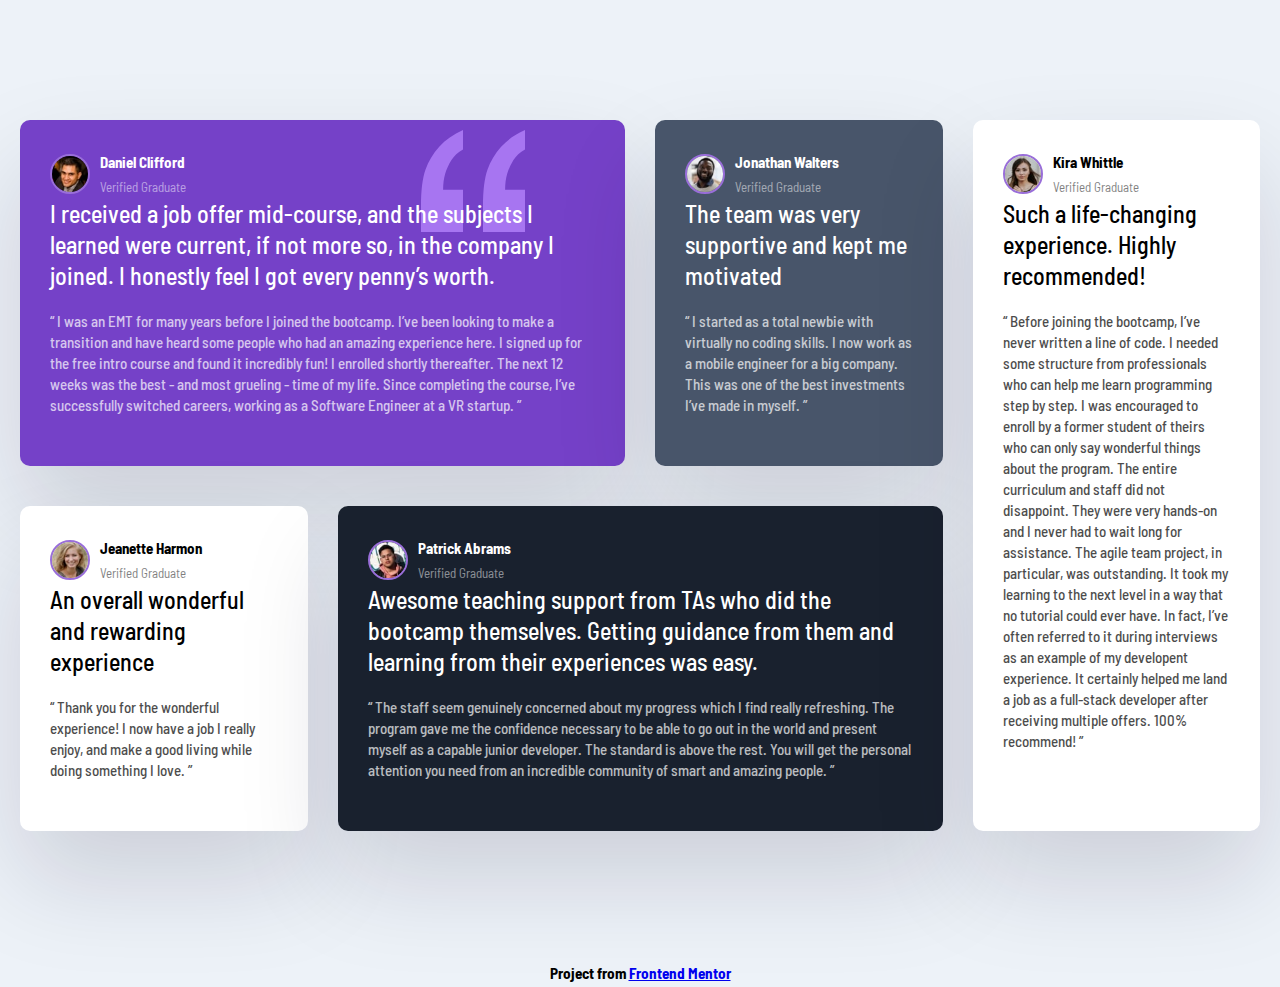
<file: project/index.html>
<!DOCTYPE html>
<html lang="en">
  <head>
    <meta charset="UTF-8" />
    <meta http-equiv="X-UA-Compatible" content="IE=edge" />
    <meta name="viewport" content="width=device-width, initial-scale=1.0" />
    <link rel="stylesheet" href="./style.css" />
    <title>Testimonials</title>
  </head>
  <body>
    <div class="testimonials">
      <div class="card card--bg-purple">
        <header class="card__header">
          <img src="images/image-daniel.jpg" class="card__img" alt="" />
          <div>
            <h3>Daniel Clifford</h3>
            <p>Verified Graduate</p>
          </div>
        </header>
        <p class="card__lead">
          I received a job offer mid-course, and the subjects I learned were
          current, if not more so, in the company I joined. I honestly feel I
          got every penny’s worth.
        </p>
        <p class="card__quote">
          “ I was an EMT for many years before I joined the bootcamp. I’ve been
          looking to make a transition and have heard some people who had an
          amazing experience here. I signed up for the free intro course and
          found it incredibly fun! I enrolled shortly thereafter. The next 12
          weeks was the best - and most grueling - time of my life. Since
          completing the course, I’ve successfully switched careers, working as
          a Software Engineer at a VR startup. ”
        </p>
      </div>

      <div class="card card--bg-gray-blue">
        <header class="card__header">
          <img src="images/image-jonathan.jpg" class="card__img" alt="" />
          <div>
            <h3>Jonathan Walters</h3>
            <p>Verified Graduate</p>
          </div>
        </header>
        <p class="card__lead">
          The team was very supportive and kept me motivated
        </p>
        <p class="card__quote">
          “ I started as a total newbie with virtually no coding skills. I now
          work as a mobile engineer for a big company. This was one of the best
          investments I’ve made in myself. ”
        </p>
      </div>
      <div class="card card--bg-white">
        <header class="card__header">
          <img src="images/image-jeanette.jpg" class="card__img" alt="" />
          <div>
            <h3>Jeanette Harmon</h3>
            <p>Verified Graduate</p>
          </div>
        </header>
        <p class="card__lead">An overall wonderful and rewarding experience</p>
        <p class="card__quote">
          “ Thank you for the wonderful experience! I now have a job I really
          enjoy, and make a good living while doing something I love. ”
        </p>
      </div>
      <div class="card card--bg-black-blue">
        <header class="card__header">
          <img src="images/image-patrick.jpg" class="card__img" alt="" />
          <div>
            <h3>Patrick Abrams</h3>
            <p>Verified Graduate</p>
          </div>
        </header>
        <p class="card__lead">
          Awesome teaching support from TAs who did the bootcamp themselves.
          Getting guidance from them and learning from their experiences was
          easy.
        </p>
        <p class="card__quote">
          “ The staff seem genuinely concerned about my progress which I find
          really refreshing. The program gave me the confidence necessary to be
          able to go out in the world and present myself as a capable junior
          developer. The standard is above the rest. You will get the personal
          attention you need from an incredible community of smart and amazing
          people. ”
        </p>
      </div>
      <div class="card card--bg-white">
        <header class="card__header">
          <img src="images/image-kira.jpg" class="card__img" alt="" />
          <div>
            <h3>Kira Whittle</h3>
            <p>Verified Graduate</p>
          </div>
        </header>
        <p class="card__lead">
          Such a life-changing experience. Highly recommended!
        </p>
        <p class="card__quote">
          “ Before joining the bootcamp, I’ve never written a line of code. I
          needed some structure from professionals who can help me learn
          programming step by step. I was encouraged to enroll by a former
          student of theirs who can only say wonderful things about the program.
          The entire curriculum and staff did not disappoint. They were very
          hands-on and I never had to wait long for assistance. The agile team
          project, in particular, was outstanding. It took my learning to the
          next level in a way that no tutorial could ever have. In fact, I’ve
          often referred to it during interviews as an example of my developent
          experience. It certainly helped me land a job as a full-stack
          developer after receiving multiple offers. 100% recommend! ”
        </p>
      </div>
    </div>
    <footer>
      <h3>
        Project from
        <a
          href="https://www.frontendmentor.io/challenges/testimonials-grid-section-Nnw6J7Un7"
          >Frontend Mentor</a
        >
      </h3>
    </footer>
  </body>
</html>
</file>
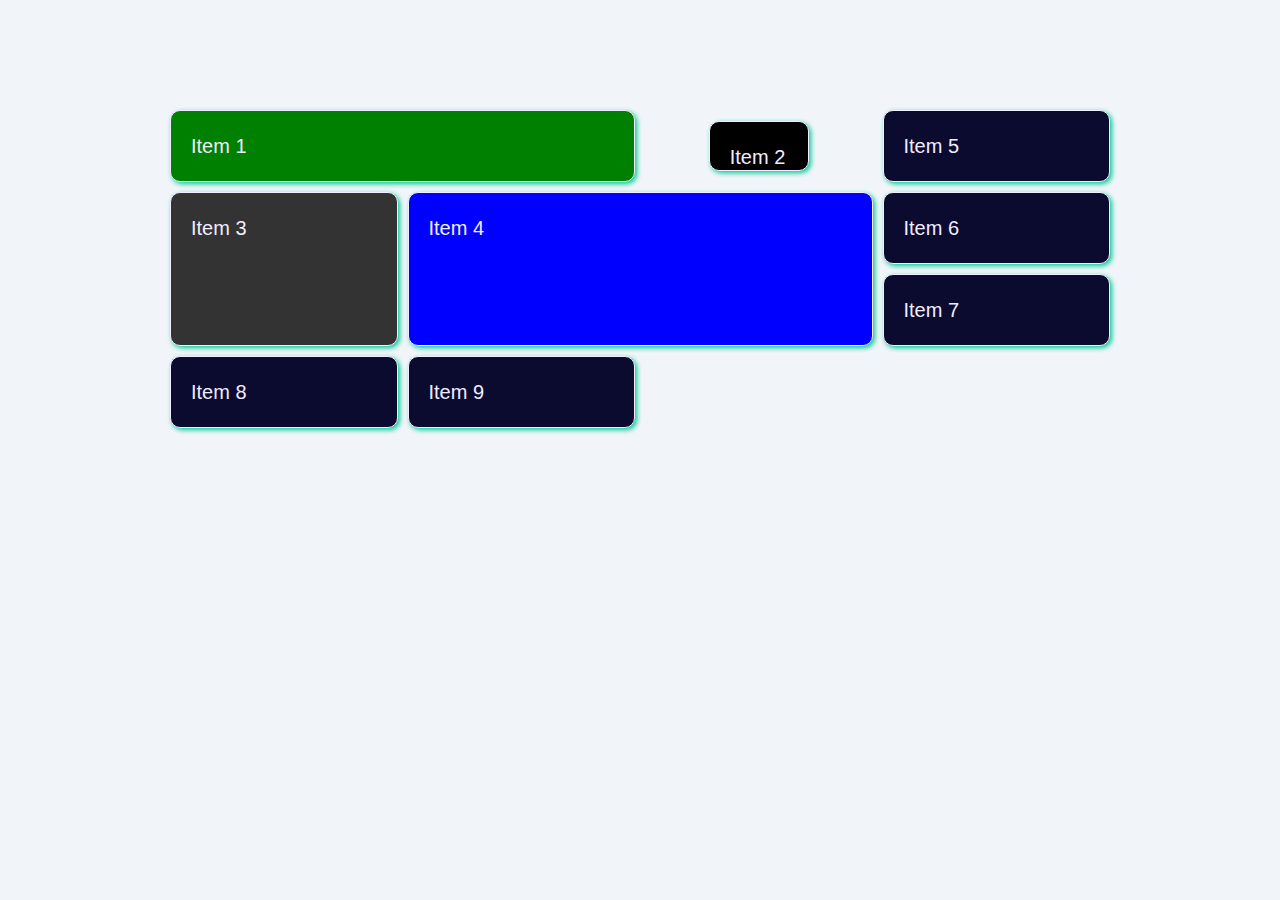
<file: sandbox/index.html>
<!DOCTYPE html>
<html lang="en">
  <head>
    <meta charset="UTF-8" />
    <meta http-equiv="X-UA-Compatible" content="IE=edge" />
    <meta name="viewport" content="width=device-width, initial-scale=1.0" />
    <link rel="stylesheet" href="./grid.css" />
    <title>Css Grid</title>
  </head>
  <body>
    <div class="container">
      <div class="item">Item 1</div>
      <div class="item">Item 2</div>
      <div class="item">Item 3</div>
      <div class="item">Item 4</div>
      <div class="item">Item 5</div>
      <div class="item">Item 6</div>
      <div class="item">Item 7</div>
      <div class="item">Item 8</div>
      <div class="item">Item 9</div>
    </div>
  </body>
</html>
</file>
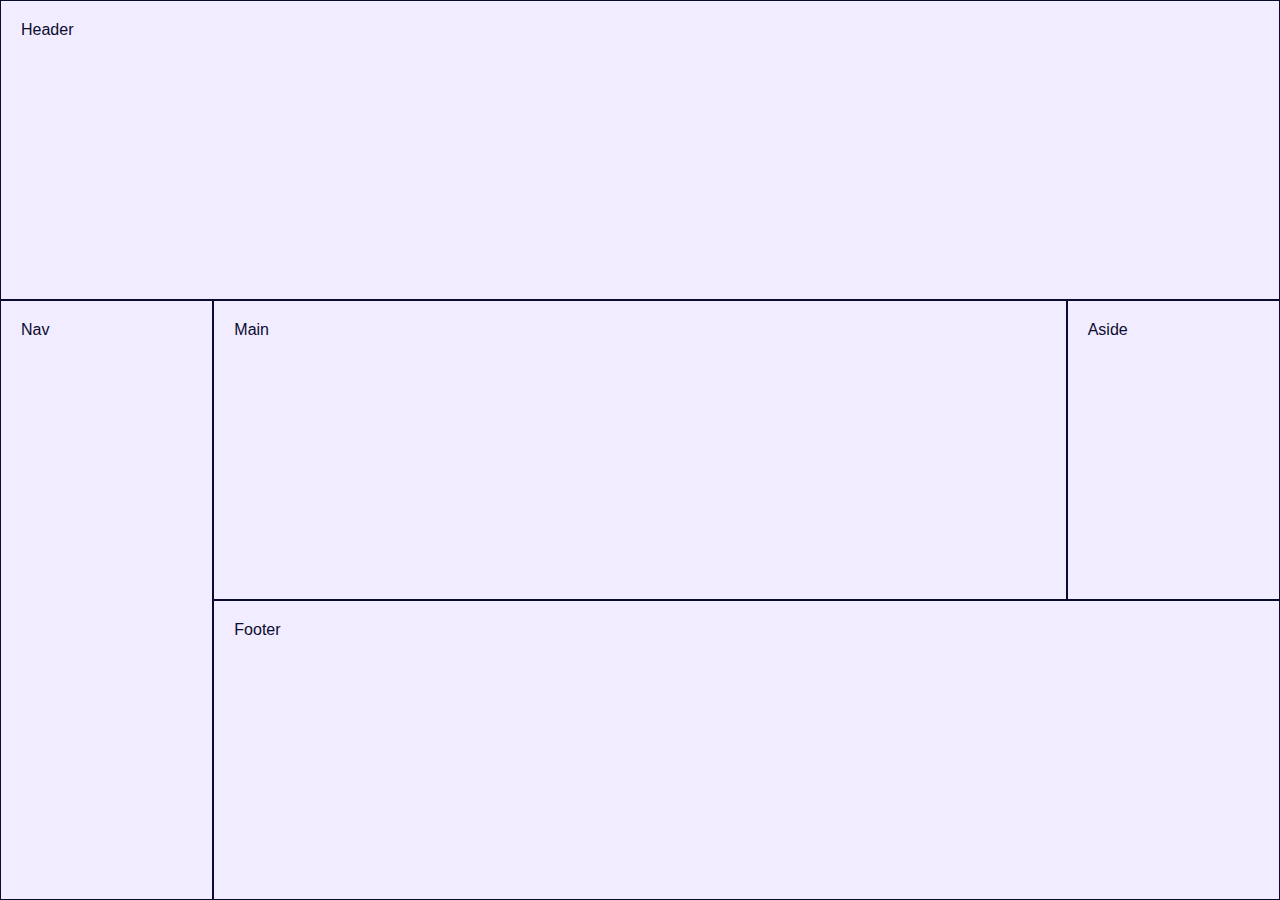
<file: sandbox/grid2.html>
<!DOCTYPE html>
<html lang="en">
  <head>
    <meta charset="UTF-8" />
    <meta http-equiv="X-UA-Compatible" content="IE=edge" />
    <meta name="viewport" content="width=device-width, initial-scale=1.0" />
    <link rel="stylesheet" href="./grid2.css" />
    <title>Css Grid</title>
  </head>
  <body>
    <header>Header</header>
    <main>Main</main>
    <nav>Nav</nav>
    <aside>Aside</aside>
    <footer>Footer</footer>
  </body>
</html>
</file>
<file: project/style.css>
@import url("https://fonts.googleapis.com/css2?family=Barlow+Semi+Condensed:wght@200;300;400;700&display=swap");

* {
  box-sizing: border-box;
  margin: 0;
  padding: 0;
}

body {
  background: #edf2f8;
  font-family: "Barlow Semi Condensed", sans-serif;
  line-height: 1.7;
  font-size: 13px;
}

.testimonials {
  max-width: 1440px;
  margin: 100px auto;
  padding: 20px;
  display: grid;
  grid-template-columns: repeat(4, 1fr);
  gap: 30px;
}

.card:nth-of-type(1) {
  grid-column: 1 / 3;
}

.card:nth-of-type(5) {
  grid-area: 1 / 4 / 3 / 5;
}

.card:nth-of-type(4) {
  grid-column: 2 / 4;
}

.card {
  background: #fff;
  border-radius: 10px;
  padding: 30px;
  box-shadow: rgba(17, 12, 46, 0.15) 0px 48px 100px 0px;
  margin-bottom: 10px;
}

.card__header {
  display: flex;
  align-items: center;
}

.card__header h3 {
  font-size: 15px;
}

.card__header p {
  opacity: 50%;
}

.card__img {
  width: 40px;
  height: 40px;
  border-radius: 50%;
  border: 2px solid #996ed9;
  margin-right: 10px;
}

.card__lead {
  font-size: 1.5rem;
  font-weight: 500;
  line-height: 1.3;
  margin-bottom: 20px;
}

.card__quote {
  font-size: 15px;
  font-weight: 500;
  line-height: 1.4;
  margin-bottom: 20px;
  opacity: 70%;
}

.card--bg-purple {
  background: hsl(263, 55%, 52%);
  color: white;
  background-image: url("./images/bg-pattern-quotation.svg");
  background-repeat: no-repeat;
  background-position: top 10px right 100px;
}

.card--bg-gray-blue {
  background: hsl(217, 19%, 35%);
  color: white;
}
.card--bg-black-blue {
  background: hsl(219, 29%, 14%);
  color: white;
}

footer {
  text-align: center;
}

@media (max-width: 768px) {
  .testimonials {
    grid-template-columns: 1fr;
    width: 100%;
  }

  .card:nth-of-type(1) {
    grid-column: 1;
  }
  
  .card:nth-of-type(4) {
    grid-column: 1;
    grid-row: 4 / 5;
  }
  
  .card:nth-of-type(5) {
    grid-column: 1;
    grid-row: 5;
  }
}
</file>
<file: sandbox/grid.css>
* {
  box-sizing: border-box;
  padding: 0;
  margin: 0;
}

body {
  font-family: "Open Sans", sans-serif;
  font-size: 16px;
  line-height: 1.5;
  color: #333;
  background: #f1f5f9;
}


.container {
  max-width: 960px;
  margin: 100px auto;
  padding: 10px;
  display: grid;
  /* set the size of the columns of the grid  */

  /* grid-template-columns: 100px 200px 300px; */
  /* grid-template-columns: 10% 20% 30%; */
  /* grid-template-columns: 1fr 1fr 2fr; */
  /* grid-template-columns: repeat(3, 1fr);repeats the same size across all columns */
  grid-template-columns: repeat(auto-fill, minmax(200px, 1fr));
  /* grid-template-rows: repeat(3, 1fr); not used so much */

  /* set a margin between the elements */
  /* column-gap: 10px;
  row-gap: 10px; */
  gap: 10px;

  /* set a standard size for all items of the grid but in a row perspective*/
  /* grid-auto-rows: 200px; */

  /* grid-auto-rows: minmax(200px, auto); set min and max value */

  /* default value stretch. All items gains the size of the biggest item  */
  /* align-items: center; */
  /* move the grid to the center, end, etc. */
  /* justify-content: center; */
}

.item {
  background: #0b0b2f;
  color: #f1ecff;
  font-size: 20px;
  padding: 20px;
  border: #f1ecff 1px solid;
  border-radius: 10px;
  box-shadow: 2px 2px 5px #00c895;
}

/* You can use it to position each item individually */
.item:nth-of-type(2) {
  background: black;
  height: 50px;
  width: 100px;
  align-self: center;
  justify-self: center;
}

.item:nth-of-type(1) {
  background: green;
  grid-column: 1 / 3;

  /* used to define where the item begins and where it ends */
  /* grid-column-start: 1;
  grid-column-end: 3; */
  /* this is the simplified version */
  /* this gives the same result as 1/3 */
  /* grid-column: 1 / span 2; */
}

.item:nth-of-type(3) {
  background: #333;
  grid-row: 2 / 4;
}

.item:nth-of-type(4) {
  background: blue;
  grid-area: 2 / 2 / 4 / 4;
}

@media (max-width: 500px) {
  .container {
    grid-template-columns: 1fr;
  }
}
</file>
<file: sandbox/grid2.css>
* {
  box-sizing: border-box;
  padding: 0;
  margin: 0;
}

body {
  font-family: "Open Sans", sans-serif;
  font-size: 16px;
  height: 100vh;
  display: grid;
  background: #f1f5f9;
  grid-template-areas:
    "header header header"
    "nav content sidebar"
    "nav footer footer";
  grid-template-columns: 1fr 4fr 1fr;
}

header,
nav,
main,
aside,
footer {
  background: #f1ecff;
  color: #0b0b2f;
  border: #0b0b2f 1px solid;
  padding: 20px;
}

header {
  grid-area: header;
}

nav {
  grid-area: nav;
}

main {
  grid-area: content;
}

aside {
  grid-area: sidebar;
}

footer {
  grid-area: footer;
}
</file>
